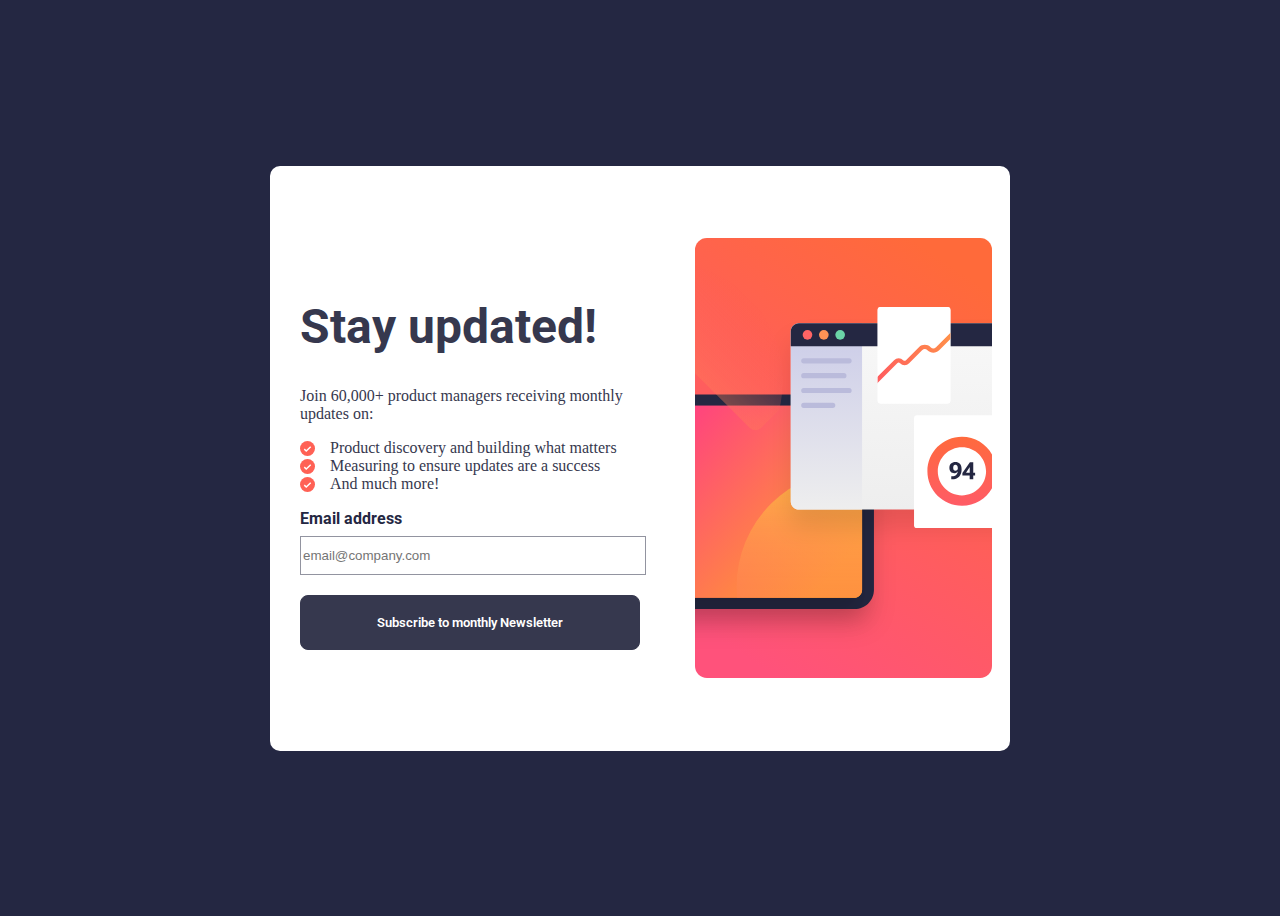
<file: index.html>
<!DOCTYPE html>
<html lang="en">
<head>
  <meta charset="UTF-8">
  <meta name="viewport" content="width=device-width, initial-scale=1.0"> <!-- displays site properly based on user's device -->

  <link rel="icon" type="image/png" sizes="32x32" href="./assets/images/favicon-32x32.png">
  <link rel="stylesheet" href="style.css">
  <title>Frontend Mentor | Newsletter sign-up form with success message</title>

  
</head>
<body>

  <!-- Sign-up form start -->
<main>
  <div class="card">
    <div class="container">
<h1>Stay updated!</h1>

  <p>Join 60,000+ product managers receiving monthly updates on:
</p>
 <ul> 
 <div class="li"> <img src="./assets/images/icon-list.svg" alt="">  <li>  Product discovery and building what matters</li>
 </div>
 <div class="li"><img src="./assets/images/icon-list.svg" alt=""><li> Measuring to ensure updates are a success</li>
  </div>
  <div class="li"><img src="./assets/images/icon-list.svg" alt=""><li>And much more!</li>
</div></ul>
<form id="emailForm">
  <label for="email">Email address  <span id="error-message" class="error"></span></label>
  <input type="text" id="email" name="email" placeholder="email@company.com">
  <button type="submit">Subscribe to monthly Newsletter</button>

</form>
</div>
<div class="bg"><img src="./assets/images/illustration-sign-up-desktop.svg" alt=""></div>
  <!-- Sign-up form end -->

  <!-- Success message start -->

 <script src="./script.js"></script>
  
  
 </div> </div>
</main></body>
</html>
</file>
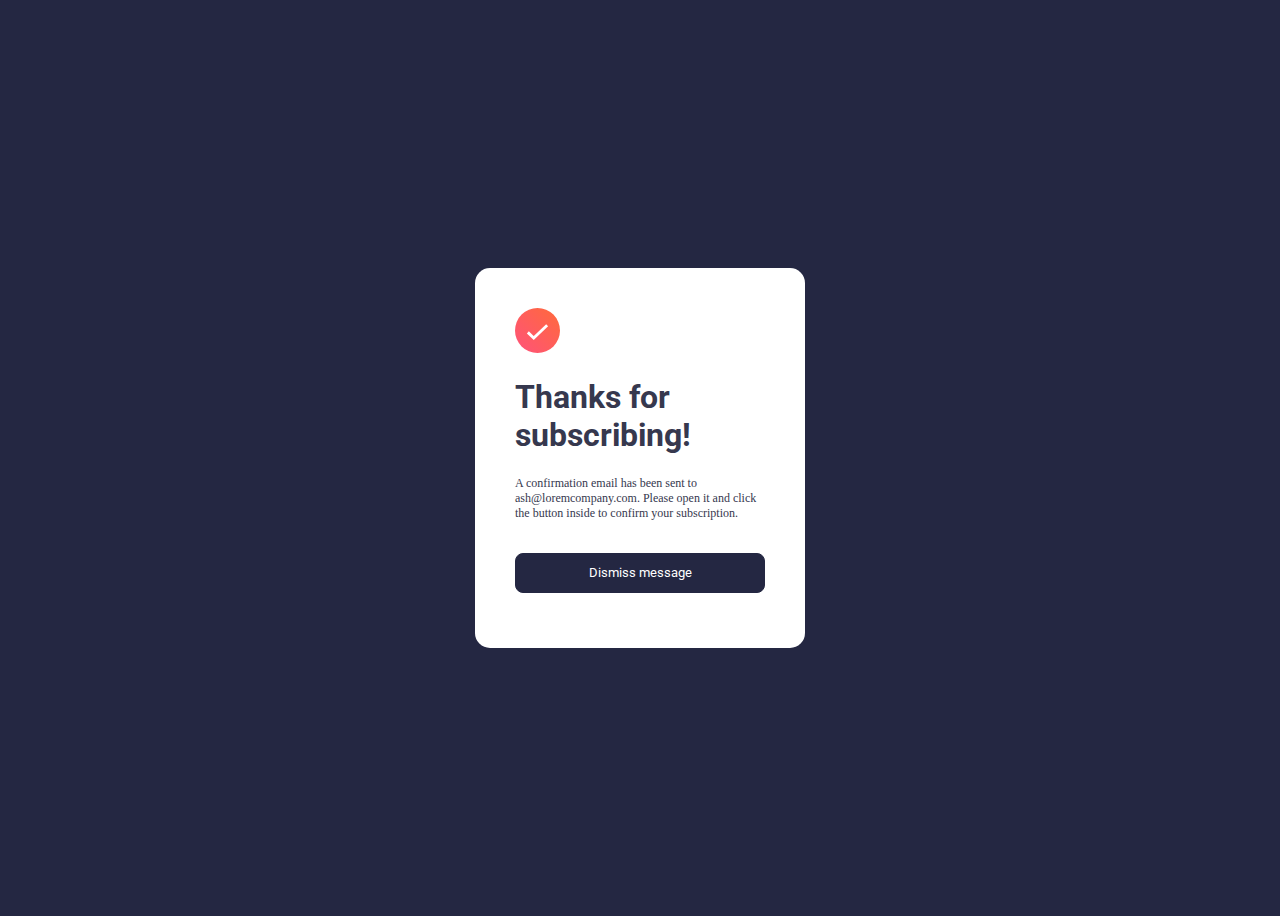
<file: Success.html>
<!DOCTYPE html>
<html>
<head>
    <meta charset="UTF-8" />
    <link rel="stylesheet" href="style.css">
    <title>Success</title>
</head>
<body>
    <div class="success">
        <img src="./assets/images/icon-success.svg" alt="">
       <h1>Thanks for subscribing!</h1> 
       <p style="font-size: 12px;">
      A confirmation email has been sent to ash@loremcompany.com. 
        Please open it and click the button inside to confirm your subscription.
      </p>
      <a href="./index.html"><button type="submit"> Dismiss message
      </button></a>
      
        <!-- Success message end -->
        </div>
        <script src="script.js"></script>
</body>
</html>
</file>
<file: style.css>
@import url('https://fonts.googleapis.com/css2?family=Roboto:ital,wght@0,100;0,300;0,400;0,500;0,700;0,900;1,100;1,300;1,400;1,500;1,700;1,900&display=swap');

body {
    background-color:hsl(234, 29%, 20%) ;
    display: flex;
    justify-content: center;
    align-items: center;
    height: 100vh;
    color: hsl(235, 18%, 26%);
}
.card {
    background-color:hsl(0, 0%, 100%) ;
  display: grid;
  grid-template-columns: 1fr 1fr;
  justify-content: center;
  align-items: center;
  width: 740px;
  height: 65vh;
  border-radius: 10px;
}
.container{
    padding-left: 30px;
}
h1{
    color: hsl(235, 18%, 26%);
    font-family: "Roboto", sans-serif;
  font-weight: 700;
  font-style: normal;
  font-size: 3rem;

}
.success {
 
    position: relative;
    width:250px;
    height: 300px;
    background-color: white;
    padding: 40px;
    border-radius: 15px;
}
.success h1 {
    color: hsl(235, 18%, 26%);
    font-family: "Roboto", sans-serif;
  font-weight: 700;
  font-style: normal;
  font-size: 2rem;
}
.success img {
    height: 45px;
}
.success button {
    height: 40px;
    background-color:hsl(234, 29%, 20%) ;
    width: 100%;
margin-top: 20px;;
border-radius: 8px;
border: 1px solid hsl(234, 29%, 20%);
color: white;
font-family: "Roboto", sans-serif;
  font-weight: 400;
  font-style: normal;
cursor: pointer;
}
.bg img {
    height: 440px;
    display:flex;
    justify-content: center;
    align-items: center;
    padding-left: 55px;
    
}
ul{
    list-style: none;
    text-align: start;
    padding-left: 0;
}
.li img {
    height: 15px;
}


#emailForm.error small {
	visibility: visible;
    
}

#emailForm input:focus {
	outline: 0;
	border-color: #777;
}

#emailForm.success input {
	border-color: #2ecc71;
}

#emailForm.error input {
	border-color: #e74c3c;
}
.li {
    display: flex;
    align-items: center;
}
li{
    padding-left: 15px;
}
input {
    height: 35px;
    width: 100%;
    cursor: pointer;
margin-top: 8px;
border: 1px solid hsl(231, 7%, 60%) ;
}
label {
    font-family: "Roboto", sans-serif;
  font-weight: 700;
  font-style: normal;
  color: hsl(234, 29%, 20%);
display: flex;
justify-content: space-between;
line-height: normal;
}
label span{
    color: #e74c3c;
    font-size: 0.75rem;
    font-style: italic;
}
button {
    height: 55px;
    width: 100%;
margin-top: 20px;
background-color: hsl(235, 18%, 26%);
border-radius: 8px;
border: 1px solid hsl(235, 18%, 26%);
color: white;
font-family: "Roboto", sans-serif;
  font-weight: 600;
  font-style: normal;
cursor: pointer;
}
button:hover{
    background-color: hsl(4, 100%, 67%);
    border: 1px solid hsl(4, 100%, 67%);
}
</file>
